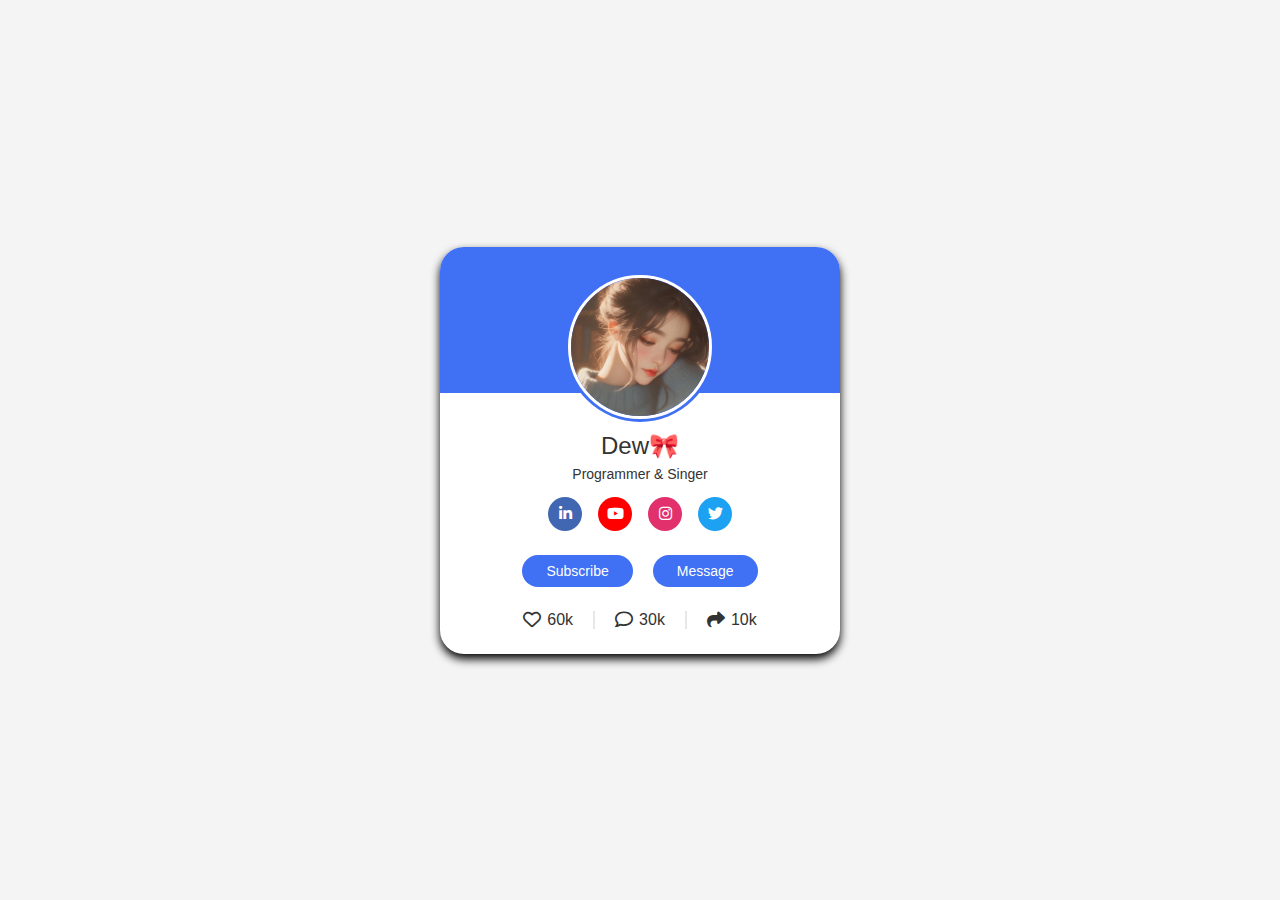
<file: profilecard/index.html>
<!DOCTYPE html>
<html lang="en">
<head>
    <meta charset="UTF-8">
    <meta name="viewport" content="width=device-width, initial-scale=1.0">
    <title>Document</title>
    <link rel="stylesheet" href="https://cdnjs.cloudflare.com/ajax/libs/font-awesome/6.7.2/css/all.min.css" integrity="sha512-Evv84Mr4kqVGRNSgIGL/F/aIDqQb7xQ2vcrdIwxfjThSH8CSR7PBEakCr51Ck+w+/U6swU2Im1vVX0SVk9ABhg==" crossorigin="anonymous" referrerpolicy="no-referrer" />
     <link rel="stylesheet" href="style.css">
</head>
<body>
    <div class="profile-card">
        <div class="image">
            <img src="prfl.jpg" alt="" class="prfl-img">
        </div>

        <div class="text-data">
            <span class="name">Dew🎀</span>
            <span class="job">Programmer & Singer </span>
        </div>

        <div class="media-buttons">
            <a href="#" style="background: #4267b2;" class="link">
                <i class="fa-brands fa-linkedin-in"></i>
            </a>

            <a href="#" style="background:#ff0000 ;" class="link">
                <i class="fa-brands fa-youtube"></i> 
            </a>

            <a href="#" style="background: #e1306c;" class="link">
                <i class="fa-brands fa-instagram"></i>
            </a>

            <a href="#" style="background: #1da1f2;"  class="link">
                <i class="fa-brands fa-twitter"></i> 
            </a>
        </div>

        <div class="button">
            <button class="btn">Subscribe</button>
            <button class="btn">Message</button>
        </div>
        
        <div class="analytics">
            <div class="data">
                <i class="fa-regular fa-heart"></i>
                <span class="number">60k</span>
            </div>

            <div class="data">
                <i class="fa-regular fa-comment"></i>
                <span class="number">30k</span>
            </div>

            <div class="data">
                <i class="fa-solid fa-share"></i>
                <span class="number">10k</span>
            </div>
        </div>
    </div>
</body>
</html>
</file>
<file: profilecard/style.css>
*{
    font-family: sans-serif;
    margin: 0;
    padding: 0;
    box-sizing: border-box;
}

/*photocard*/
body{
    height: 100vh;
    display: flex;
    align-items: center;
    justify-content: center;
    background-color: #f4f4f4;
}

.profile-card{
    display: flex;
    flex-direction: column;
    align-items: center;
    max-width: 400px;
    width: 100%;
    background-color: #fff;
    border-radius: 24px;
    padding: 25px;
    box-shadow: 0 5px 10px rgba(0 , 0 , 0 , 1);
    position: relative;

}

.profile-card::before{
    content: '';
    position: absolute;
    top:0;
    left: 0;
    border-radius: 24px 24px 0 0;
    height: 36%;
    width:100% ;
    background-color: #4070f4;

}

.image{
    position: relative;
    height: 150px;
    width: 150px;
    background-color:#4070f4  ;
    border-radius: 50%;
    padding: 3px;
    margin-bottom: 10px;
}

.image .prfl-img{
    height: 100%;
    width: 100%;
    object-fit: cover;
    border-radius: 50%;
    border: solid #fff 3px;

}

.profile-card .text-data{
    display: flex;
    flex-direction: column;
    align-items: center;
    gap:6px;
    color:#333;
}

.text-data .name{
    font-size: 24px;
    font-weight: 500;
}

.text-data .job{
    font-size: 14px;
    font-weight: 400;
}

.profile-card .media-buttons{
    display: flex;
    align-items: center;
    margin-top: 15px;
}

.media-buttons .link{
    height: 34px;
    width: 34px;
    border-radius: 50%;
    display: flex;
    align-items: center;
    justify-content: center;
    color: #fff;
    font-size: 15px;
    margin: 0 8px;
    background-color: #4070f4;
    text-decoration: none;
}

.profile-card .button{
    display: flex;
    align-items: center;
    margin-top: 24px;
}

.button .btn{
    color: #fff;
    font-size: 14px;
    font-weight: 400;
    margin: 0 10px;
    padding: 8px 24px;
    border-radius: 24px;
    border: none;
    background-color: #4070f4;
    cursor: pointer;
    transition: all 0.3s ease;
}

.button .btn:hover{
    background-color: #0e4bf1;
}

.profile-card .analytics{
    display: flex;
    align-items: center;
    margin-top: 24px;
}

.analytics .data{
    display: flex;
    align-items: center;
    color: #333;
    padding: 0 20px;
    border-right: 2px solid #e7e7e7;
}

.data i{
    font-size: 18px;
    margin-right: 6px;
}

.data:last-child{
    border: none;
}
</file>
